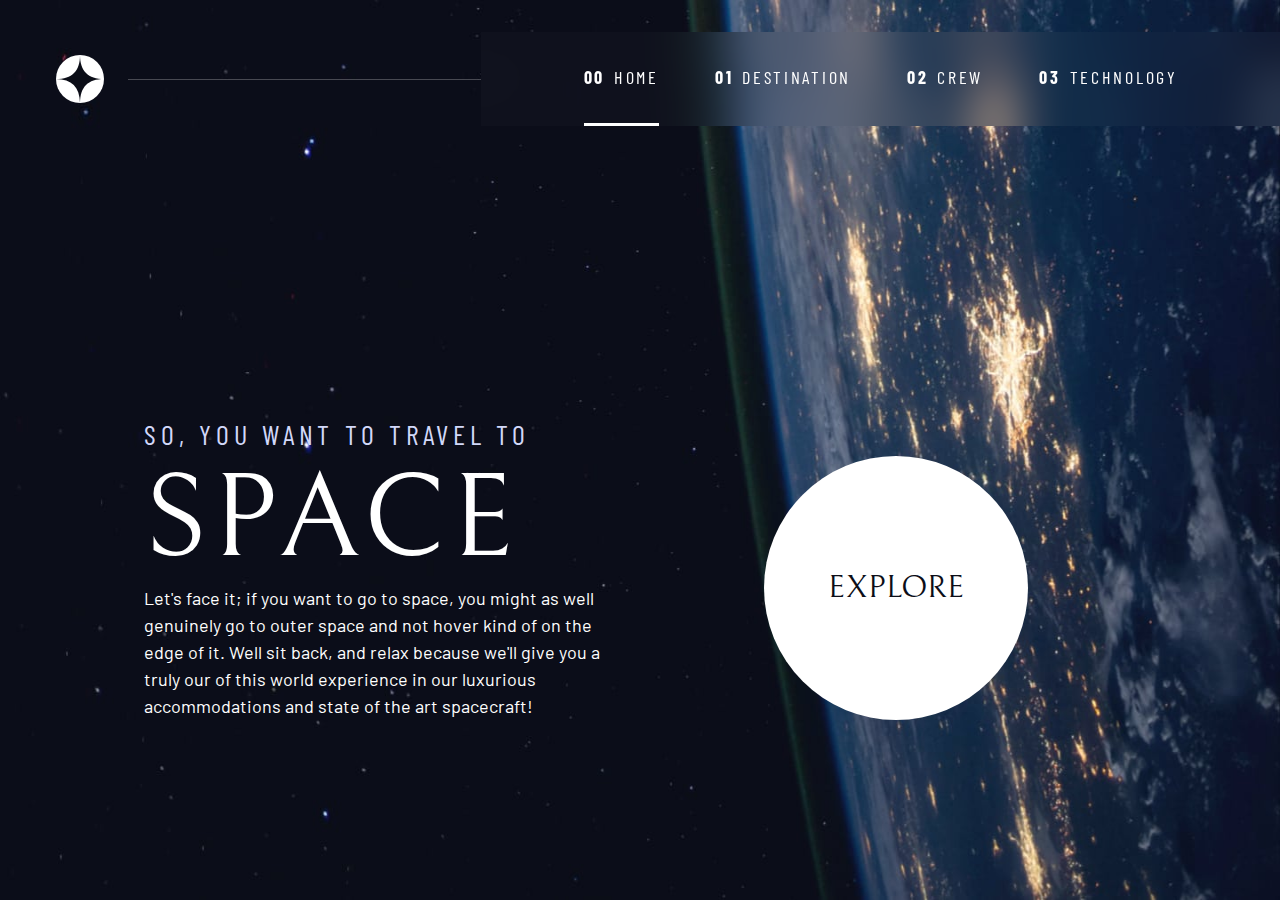
<file: index.html>
<!DOCTYPE html>
<html lang="en">
  <head>
    <meta charset="UTF-8">
    <meta name="viewport" content="width=device-width, initial-scale=1.0">
    <link rel="icon" type="image/png" sizes="32x32" href="./assets/favicon-32x32.png">
    <!-- Google Fonts -->
    <link rel="preconnect" href="https://fonts.googleapis.com">
    <link rel="preconnect" href="https://fonts.gstatic.com" crossorigin>
    <link href="https://fonts.googleapis.com/css2?family=Barlow+Condensed:wght@400;700&family=Barlow:wght@400;700&family=Bellefair&display=swap" rel="stylesheet">
    <!-- Custom CSS -->
    <link rel="stylesheet" href="./index.css">
    <title>Space Tourism Website</title>
    <!-- Custom Javascript -->
    <script type="module" src="navigation.js" defer></script>
    <script type="module" src="tabs.js" defer></script>
  </head>

  <body class="home">
    <a class="skip-to-content" href="#main">Skip to content</a>
    <header class="primary-header flex">
      <div>
        <img src="./assets/shared/logo.svg" alt="space tourism logo" class="logo">
      </div>
      <button class="mobile-nav-toggle" aria-controls="primary-navigation"><span class="sr-only" aria-expanded="false">Menu</span></button>
      <nav>
        <ul id="primary-navigation" data-visible="false" class="primary-navigation underline-indicators flex">
            <li class="active"><a class="ff-sans-cond uppercase text-white letter-spacing-2" href="index.html"><span aria-hidden="true">00</span>Home</a>
            <li><a class="ff-sans-cond uppercase text-white letter-spacing-2" href="destination.html"><span aria-hidden="true">01</span>Destination</a>
            <li><a class="ff-sans-cond uppercase text-white letter-spacing-2" href="crew.html"><span aria-hidden="true">02</span>Crew</a>
            <li><a class="ff-sans-cond uppercase text-white letter-spacing-2" href="technology.html"><span aria-hidden="true">03</span>Technology</a>
        </ul>
      </nav>
    </header>

    <main id="main" class="grid-container grid-container--home">
      <div>
        <h1 class="text-accent fs-500 ff-sans-cond uppercase letter-spacing-1">So, you want to  travel to<span class="d-block fs-900 ff-serif text-white">Space</span></h1>
        <p>Let's face it; if you want to go to space, you might as well genuinely go to outer space and not hover kind of on the edge of it. Well sit back, and relax because we'll give you a truly our of this world experience in our luxurious accommodations and state of the art spacecraft!</p>
      </div>
      <div>  
        <a href="destination.html" class="large-button uppercase ff-serif text-dark bg-white"> Explore </a>
      </div>
    </main>

  </body>
</html>
</file>
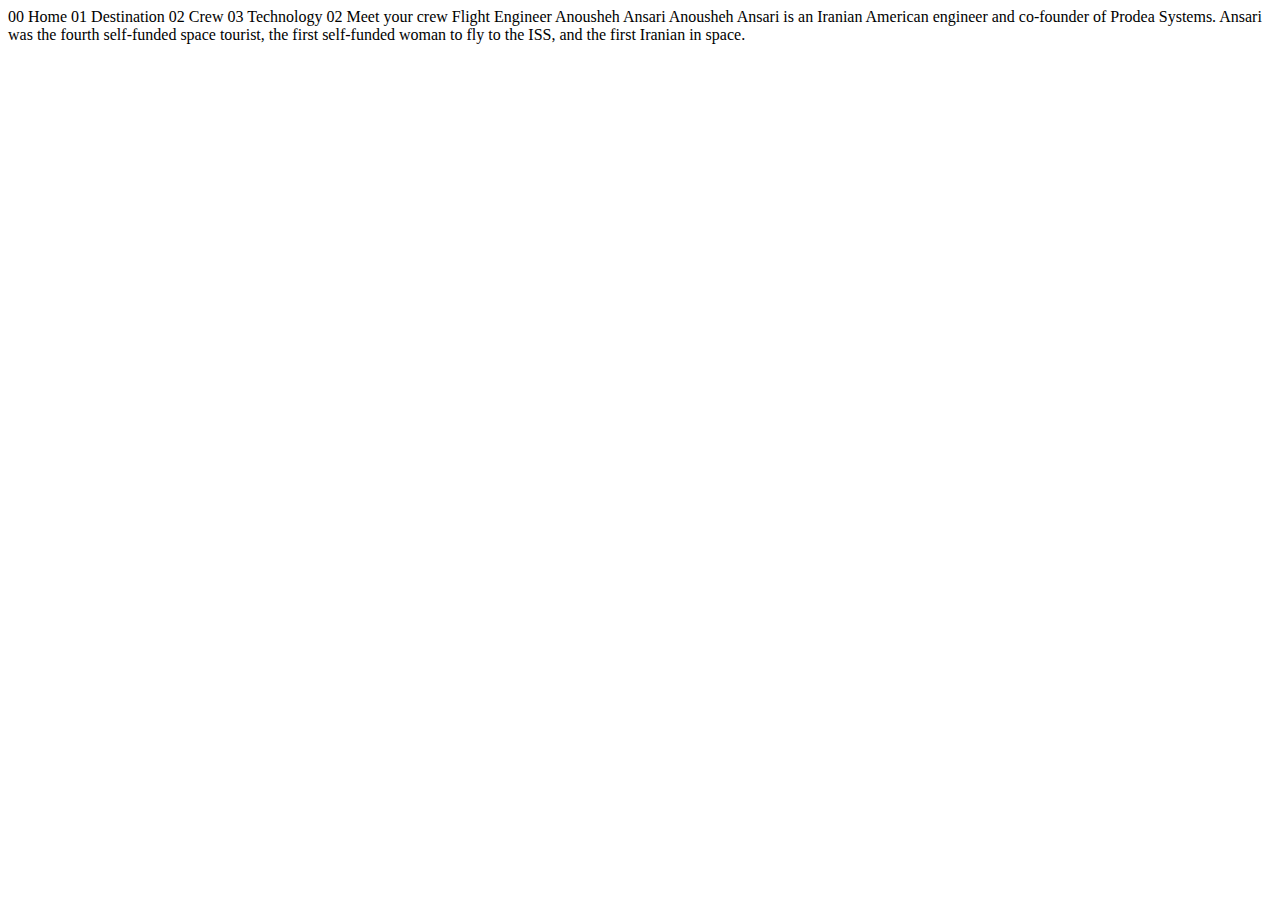
<file: crew-engineer.html>
<!DOCTYPE html>
<html lang="en">
<head>
  <meta charset="UTF-8">
  <meta name="viewport" content="width=device-width, initial-scale=1.0">

  <link rel="icon" type="image/png" sizes="32x32" href="./assets/favicon-32x32.png">
  
  <title>Space tourism website</title>
</head>
<body>

  00 Home
  01 Destination
  02 Crew
  03 Technology

  02 Meet your crew

  Flight Engineer
  Anousheh Ansari

  Anousheh Ansari is an Iranian American engineer and co-founder of Prodea Systems. 
  Ansari was the fourth self-funded space tourist, the first self-funded woman to 
  fly to the ISS, and the first Iranian in space. 
</body>
</html>
</file>
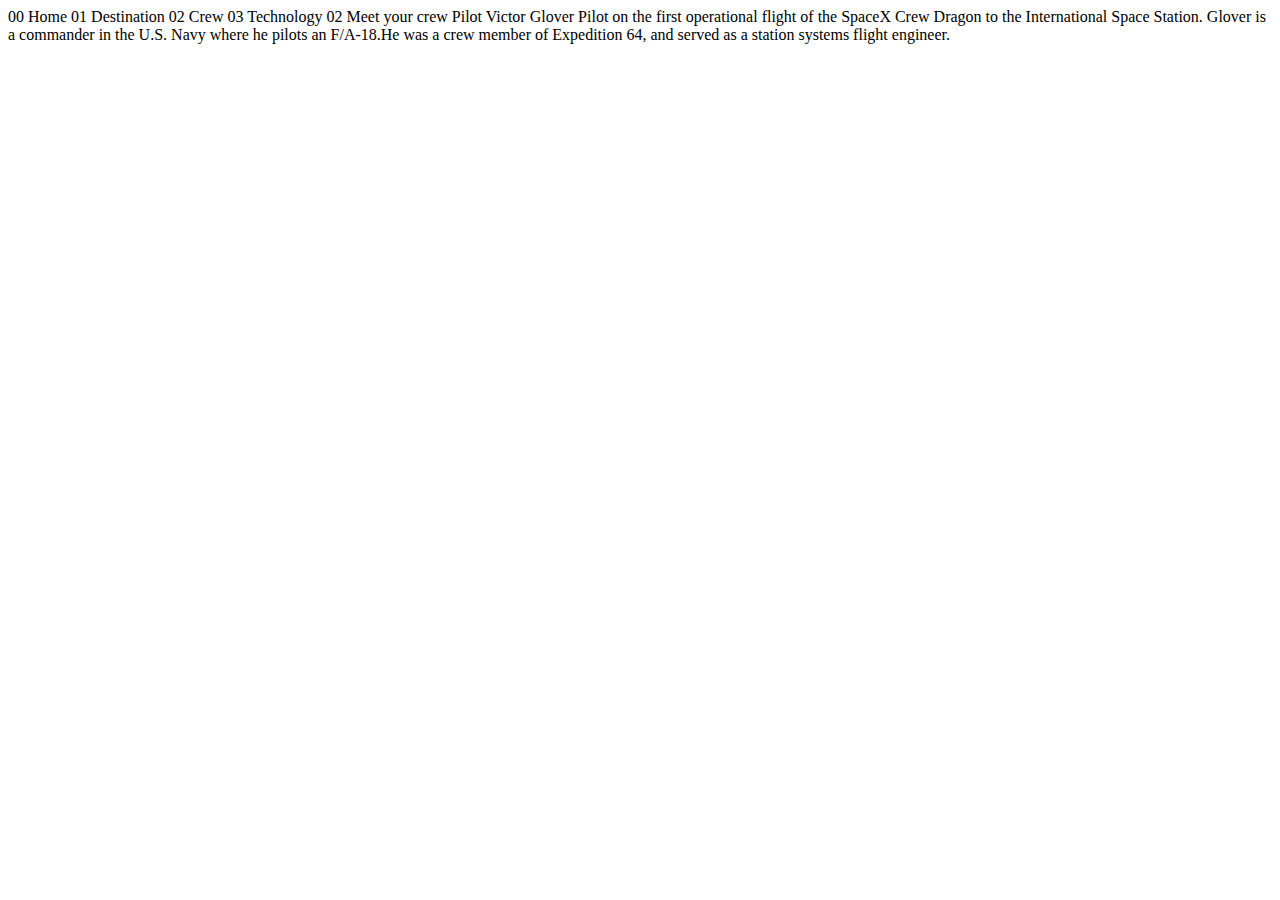
<file: crew-pilot.html>
<!DOCTYPE html>
<html lang="en">
<head>
  <meta charset="UTF-8">
  <meta name="viewport" content="width=device-width, initial-scale=1.0">

  <link rel="icon" type="image/png" sizes="32x32" href="./assets/favicon-32x32.png">
  
  <title>Space tourism website</title>
</head>
<body>

  00 Home
  01 Destination
  02 Crew
  03 Technology

  02 Meet your crew

  Pilot
  Victor Glover

  Pilot on the first operational flight of the SpaceX Crew Dragon to the 
  International Space Station. Glover is a commander in the U.S. Navy where 
  he pilots an F/A-18.He was a crew member of Expedition 64, and served as a 
  station systems flight engineer. 
</body>
</html>
</file>
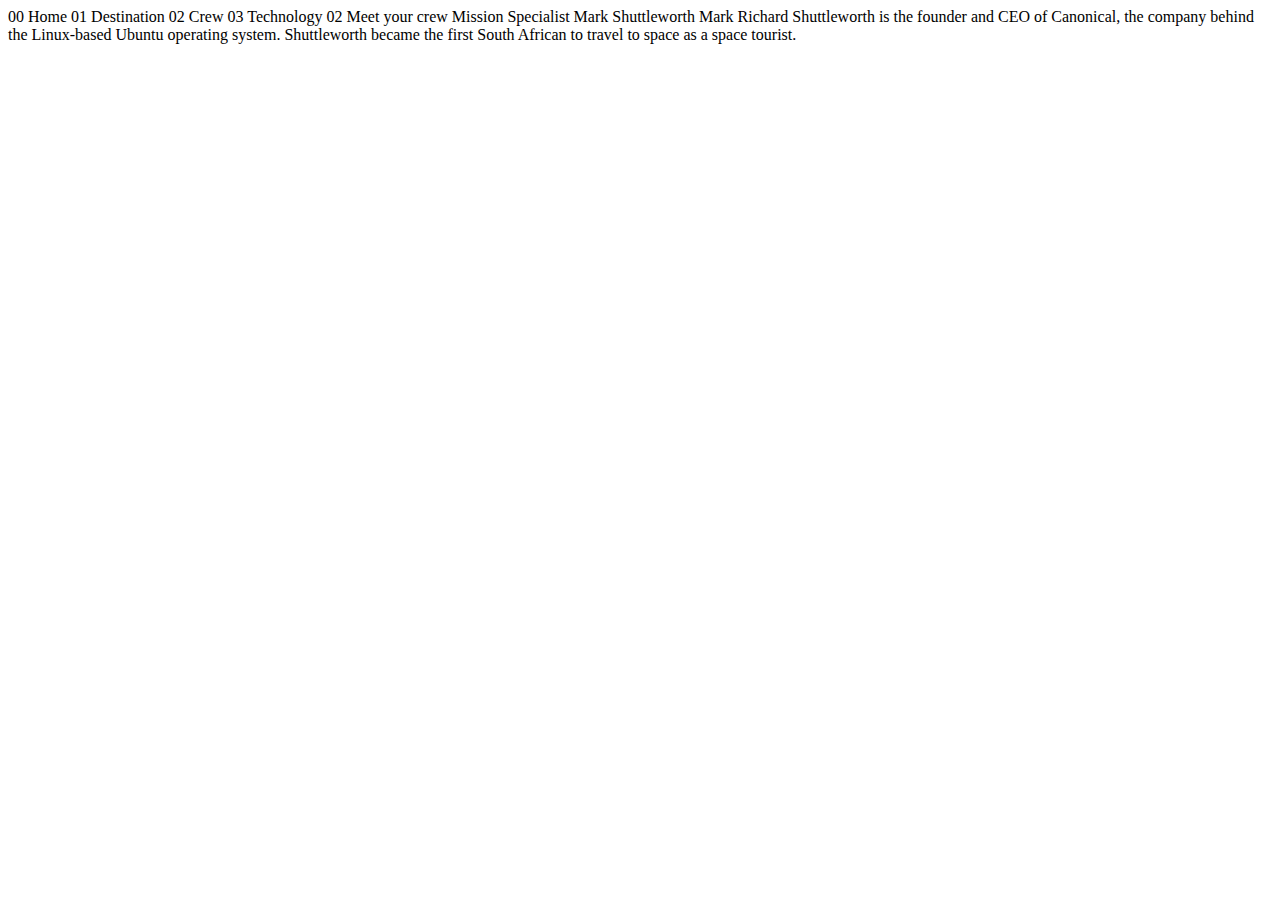
<file: crew-specialist.html>
<!DOCTYPE html>
<html lang="en">
<head>
  <meta charset="UTF-8">
  <meta name="viewport" content="width=device-width, initial-scale=1.0">

  <link rel="icon" type="image/png" sizes="32x32" href="./assets/favicon-32x32.png">
  
  <title>Space tourism website</title>
</head>
<body>

  00 Home
  01 Destination
  02 Crew
  03 Technology

  02 Meet your crew

  Mission Specialist
  Mark Shuttleworth

  Mark Richard Shuttleworth is the founder and CEO of Canonical, the company behind 
  the Linux-based Ubuntu operating system. Shuttleworth became the first South 
  African to travel to space as a space tourist.
</body>
</html>
</file>
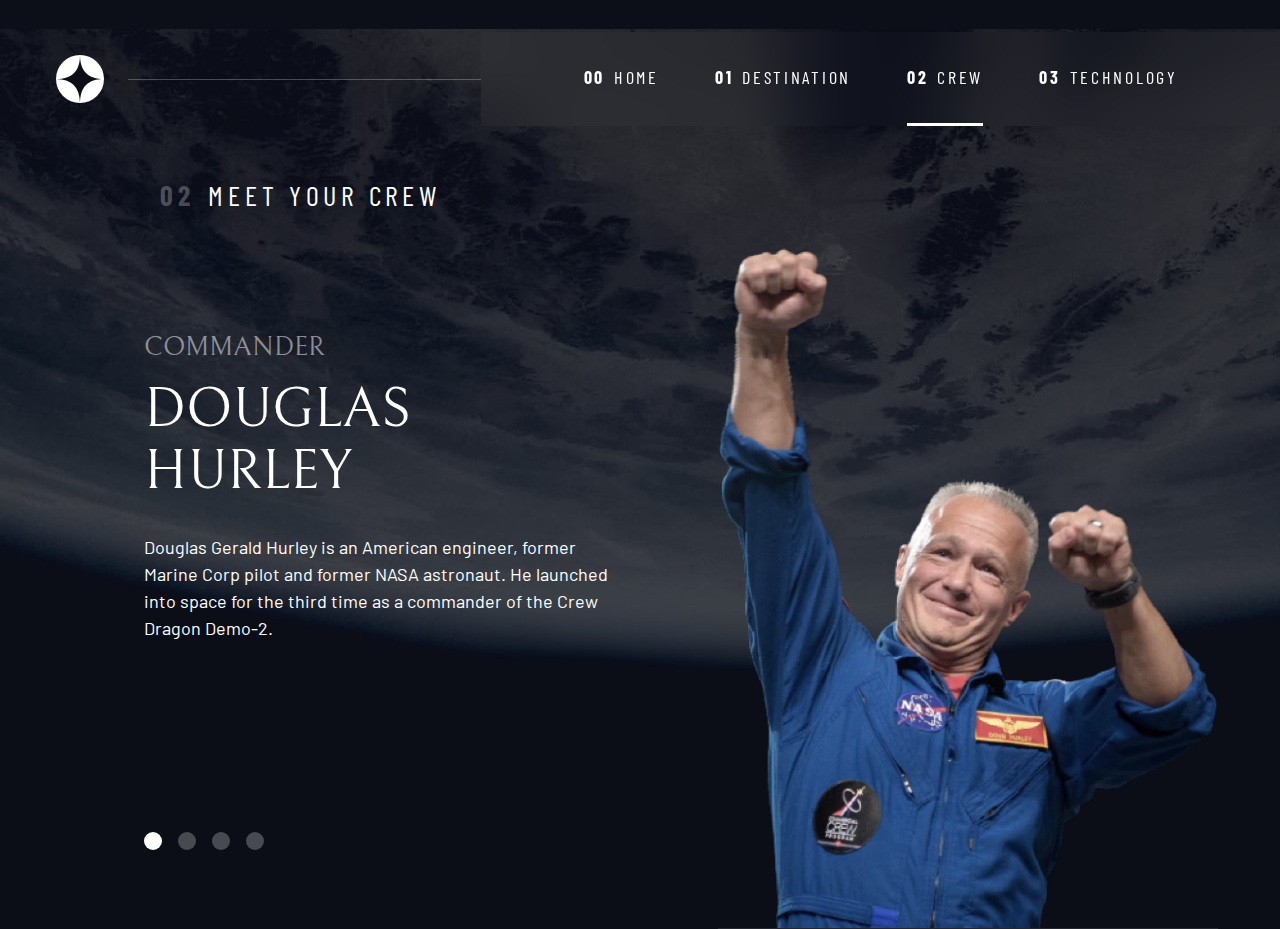
<file: crew.html>
<!DOCTYPE html>
<html lang="en">
  <head>
    <meta charset="UTF-8">
    <meta name="viewport" content="width=device-width, initial-scale=1.0">
    <link rel="icon" type="image/png" sizes="32x32" href="./assets/favicon-32x32.png">
    <!-- Google Fonts -->
    <link rel="preconnect" href="https://fonts.googleapis.com">
    <link rel="preconnect" href="https://fonts.gstatic.com" crossorigin>
    <link href="https://fonts.googleapis.com/css2?family=Barlow+Condensed:wght@400;700&family=Barlow:wght@400;700&family=Bellefair&display=swap" rel="stylesheet">
    <!-- Custom CSS -->
    <link rel="stylesheet" href="./index.css">
    <title>Space Tourism Website</title>
    <!-- Custom Javascript -->
    <script type="module" src="navigation.js" defer></script>
    <script type="module" src="tabs.js" defer></script>
  </head>

  <body class="crew">

    <a class="skip-to-content" href="#main">Skip to content</a>
    <header class="primary-header flex">
      <div>
        <img src="./assets/shared/logo.svg" alt="space tourism logo" class="logo">
      </div>

      <button class="mobile-nav-toggle" aria-controls="primary-navigation"><span class="sr-only" aria-expanded="false">Menu</span></button>

      <nav>
        <ul id="primary-navigation" data-visible="false" class="primary-navigation underline-indicators flex">
            <li><a class="ff-sans-cond uppercase text-white letter-spacing-2" href="index.html"><span aria-hidden="true">00</span>Home</a>
            <li><a class="ff-sans-cond uppercase text-white letter-spacing-2" href="destination.html"><span aria-hidden="true">01</span>Destination</a>
            <li class="active"><a class="ff-sans-cond uppercase text-white letter-spacing-2" href="crew.html"><span aria-hidden="true">02</span>Crew</a>
            <li><a class="ff-sans-cond uppercase text-white letter-spacing-2" href="technology.html"><span aria-hidden="true">03</span>Technology</a>
        </ul>
      </nav>
    </header>

    <main id="main" class="grid-container grid-container--crew flow">

      <h1 class="numbered-title"><span aria-hidden="true">02</span>Meet your crew</h1>

      <article class="crew-details flow" id="commander-tab" role="tabpanel" tabindex="0">
        <header class="flow flow--space-small">
          <h2 class="fs600 ff-serif uppercase">Commander</h2>
          <p class="fs-700 ff-serif uppercase">Douglas Hurley</p>
        </header>
          <p>Douglas Gerald Hurley is an American engineer, former Marine Corp pilot and former NASA astronaut.   He launched into space for the third time as a commander of the Crew Dragon Demo-2.</p>
      </article>
      <article hidden class="crew-details flow" id="mission-tab" role="tabpanel" tabindex="0">
        <header class="flow flow--space-small">
          <h2 class="fs600 ff-serif uppercase">Mission Specialist</h2>
          <p class="fs-700 ff-serif uppercase">Mark Shuttleworth</p>
      </header>
          <p>Mark Richard Shuttleworth is the founder and CEO of Canonical, the company behind 
            the Linux-based Ubuntu operating system. Shuttleworth became the first South 
            African to travel to space as a space tourist.</p>
      </article>
      <article hidden class="crew-details flow" id="pilot-tab" role="tabpanel" tabindex="0">
        <header class="flow flow--space-small">
          <h2 class="fs600 ff-serif uppercase">Pilot</h2>
          <p class="fs-700 ff-serif uppercase">Victor Glover</p>
        </header>
          <p>Pilot on the first operational flight of the SpaceX Crew Dragon to the 
            International Space Station. Glover is a commander in the U.S. Navy where 
            he pilots an F/A-18.He was a crew member of Expedition 64, and served as a 
            station systems flight engineer.</p>
      </article>
      <article hidden class="crew-details flow" id="crew-tab" role="tabpanel" tabindex="0">
        <header class="flow flow--space-small">
          <h2 class="fs600 ff-serif uppercase">Flight Engineer</h2>
          <p class="fs-700 ff-serif uppercase">Anousheh Ansari</p>
        </header>
          <p>Anousheh Ansari is an Iranian American engineer and co-founder of Prodea Systems. 
            Ansari was the fourth self-funded space tourist, the first self-funded woman to 
            fly to the ISS, and the first Iranian in space.</p>
      </article>

      <div class="dot-indicators flex" role="tablist" aria-label="crew-member-list">
        <button aria-selected="true" aria-controls="commander-tab" role="tab" data-image="commander-image" tabindex="0"><span class="sr-only">The Commander</span></button>
        <button aria-selected="false" aria-controls="mission-tab" role="tab" data-image="mission-image" tabindex="-1"><span class="sr-only">The Mission Specialist</span></button>
        <button aria-selected="false" aria-controls="pilot-tab" role="tab" data-image="pilot-image" tabindex="-1"><span class="sr-only">The Pilot</span></button> 
        <button aria-selected="false" aria-controls="crew-tab" role="tab" data-image="crew-image" tabindex="-1"><span class="sr-only">The Crew Engineer</span></button>   
      </div>
      
      <picture id="commander-image">
        <source srcset="assets/crew/image-douglas-hurley.webp" type="image/webp">
        <img src="./assets/crew/image-douglas-hurley.png" alt="Douglas Hurley">
      </picture>

      <picture hidden id="mission-image">
        <source srcset="assets/crew/image-mark-shuttleworth.webp" type="image/webp">
        <img src="./assets/crew/image-mark-shuttleworth.png" alt="Mark Shuttleworth">
      </picture>

      <picture hidden id="pilot-image">
        <source srcset="assets/crew/image-victor-glover.webp" type="image/webp">
        <img src="./assets/crew/image-victor-glover.png" alt="Victor Glover">
      </picture>

      <picture hidden id="crew-image">
        <source srcset="assets/crew/image-anousheh-ansari.webp" type="image/webp">
        <img src="./assets/crew/image-anousheh-ansari.png" alt="Anousheh Ansari">
      </picture>
      
    </main>

  </body>
</html>
</file>
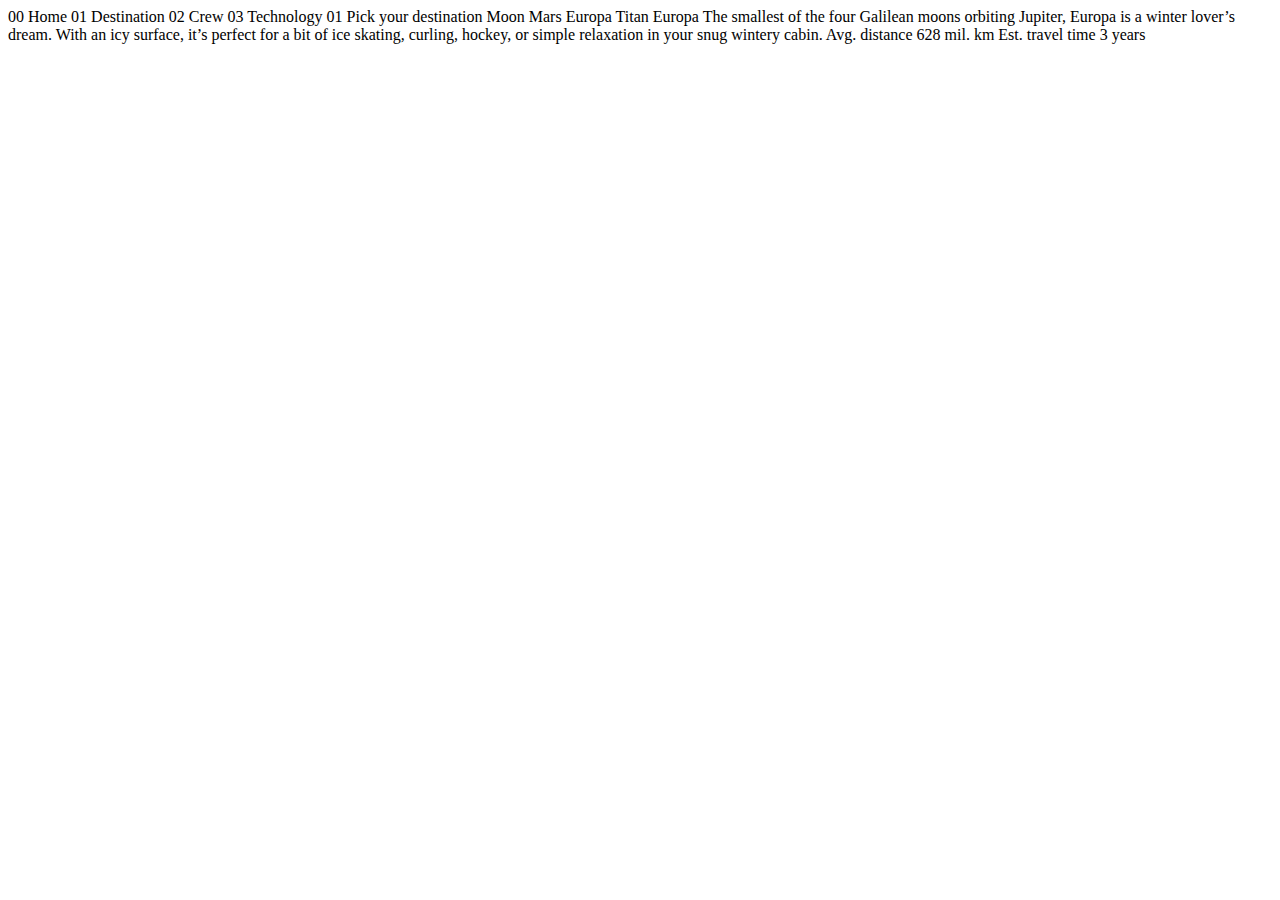
<file: destination-europa.html>
<!DOCTYPE html>
<html lang="en">
<head>
  <meta charset="UTF-8">
  <meta name="viewport" content="width=device-width, initial-scale=1.0">

  <link rel="icon" type="image/png" sizes="32x32" href="./assets/favicon-32x32.png">
  
  <title>Space tourism website</title>
</head>
<body>

  00 Home
  01 Destination
  02 Crew
  03 Technology

  01 Pick your destination

  Moon
  Mars
  Europa
  Titan

  Europa

  The smallest of the four Galilean moons orbiting Jupiter, Europa is a 
  winter lover’s dream. With an icy surface, it’s perfect for a bit of 
  ice skating, curling, hockey, or simple relaxation in your snug 
  wintery cabin.

  Avg. distance
  628 mil. km

  Est. travel time
  3 years
</body>
</html>
</file>
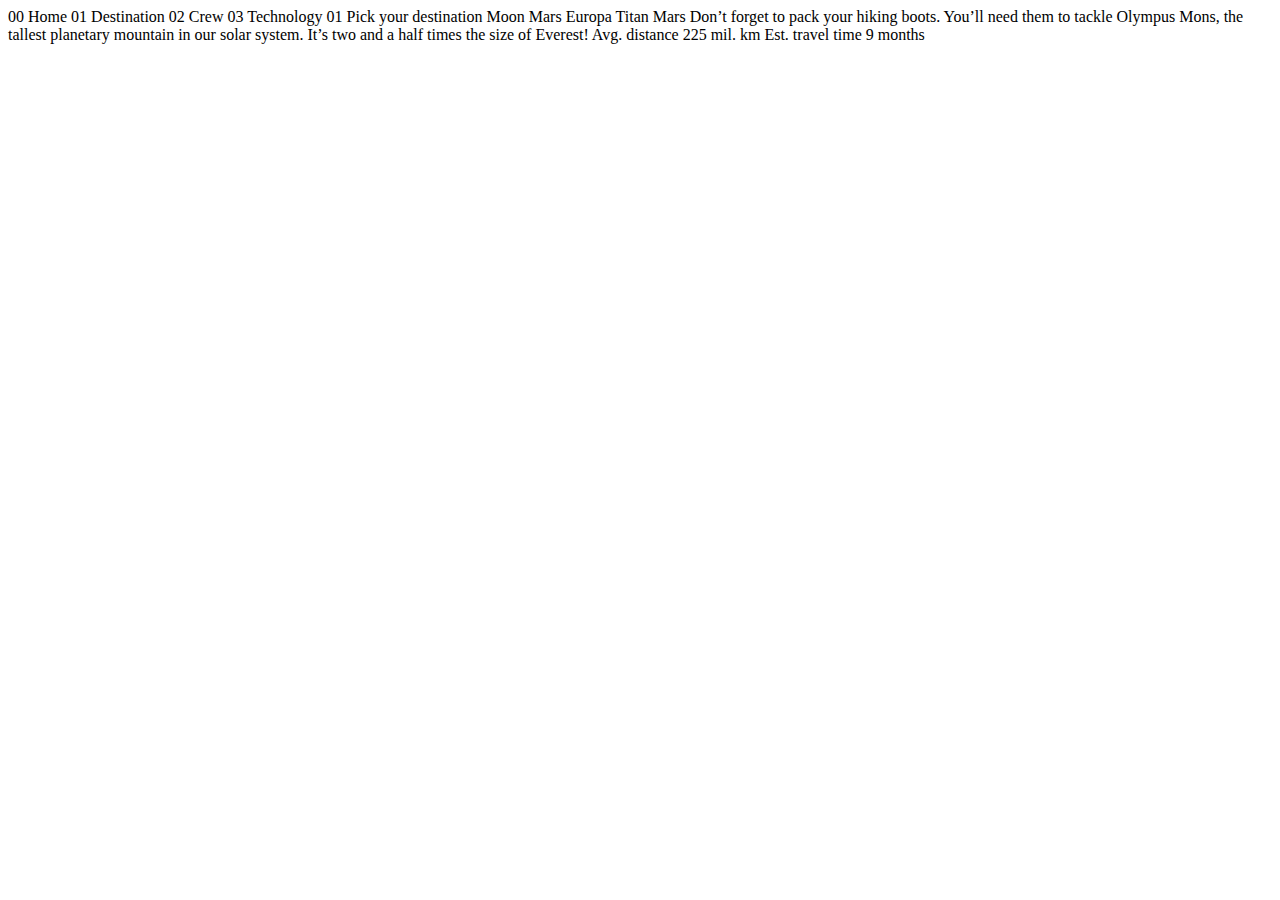
<file: destination-mars.html>
<!DOCTYPE html>
<html lang="en">
<head>
  <meta charset="UTF-8">
  <meta name="viewport" content="width=device-width, initial-scale=1.0">

  <link rel="icon" type="image/png" sizes="32x32" href="./assets/favicon-32x32.png">
  
  <title>Space tourism website</title>
</head>
<body>

  00 Home
  01 Destination
  02 Crew
  03 Technology

  01 Pick your destination

  Moon
  Mars
  Europa
  Titan

  Mars

  Don’t forget to pack your hiking boots. You’ll need them to tackle Olympus Mons, 
  the tallest planetary mountain in our solar system. It’s two and a half times 
  the size of Everest!

  Avg. distance
  225 mil. km

  Est. travel time
  9 months
</body>
</html>
</file>
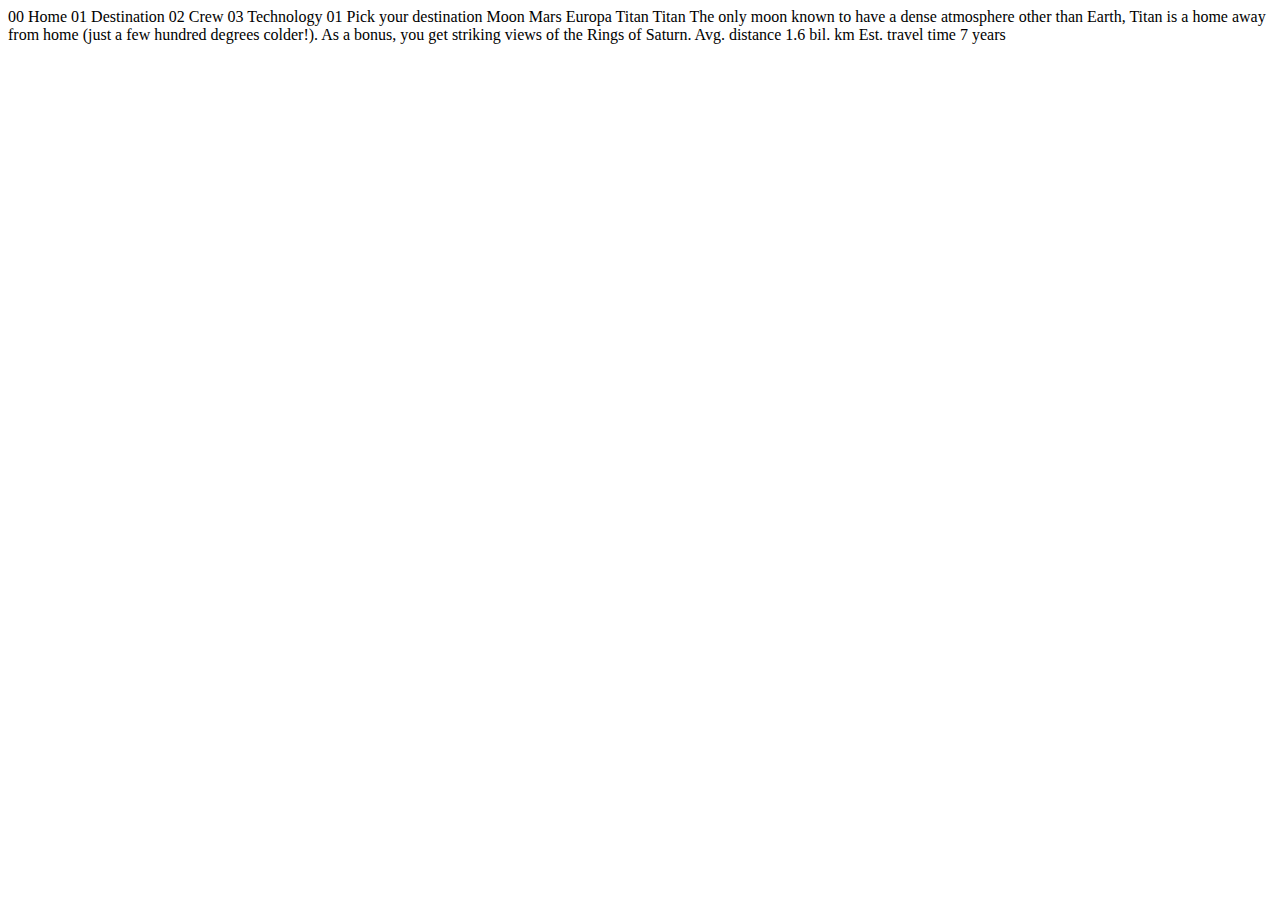
<file: destination-titan.html>
<!DOCTYPE html>
<html lang="en">
<head>
  <meta charset="UTF-8">
  <meta name="viewport" content="width=device-width, initial-scale=1.0">

  <link rel="icon" type="image/png" sizes="32x32" href="./assets/favicon-32x32.png">
  
  <title>Space tourism website</title>
</head>
<body>

  00 Home
  01 Destination
  02 Crew
  03 Technology

  01 Pick your destination

  Moon
  Mars
  Europa
  Titan

  Titan

  The only moon known to have a dense atmosphere other than Earth, Titan 
  is a home away from home (just a few hundred degrees colder!). As a 
  bonus, you get striking views of the Rings of Saturn.

  Avg. distance
  1.6 bil. km

  Est. travel time
  7 years
</body>
</html>
</file>
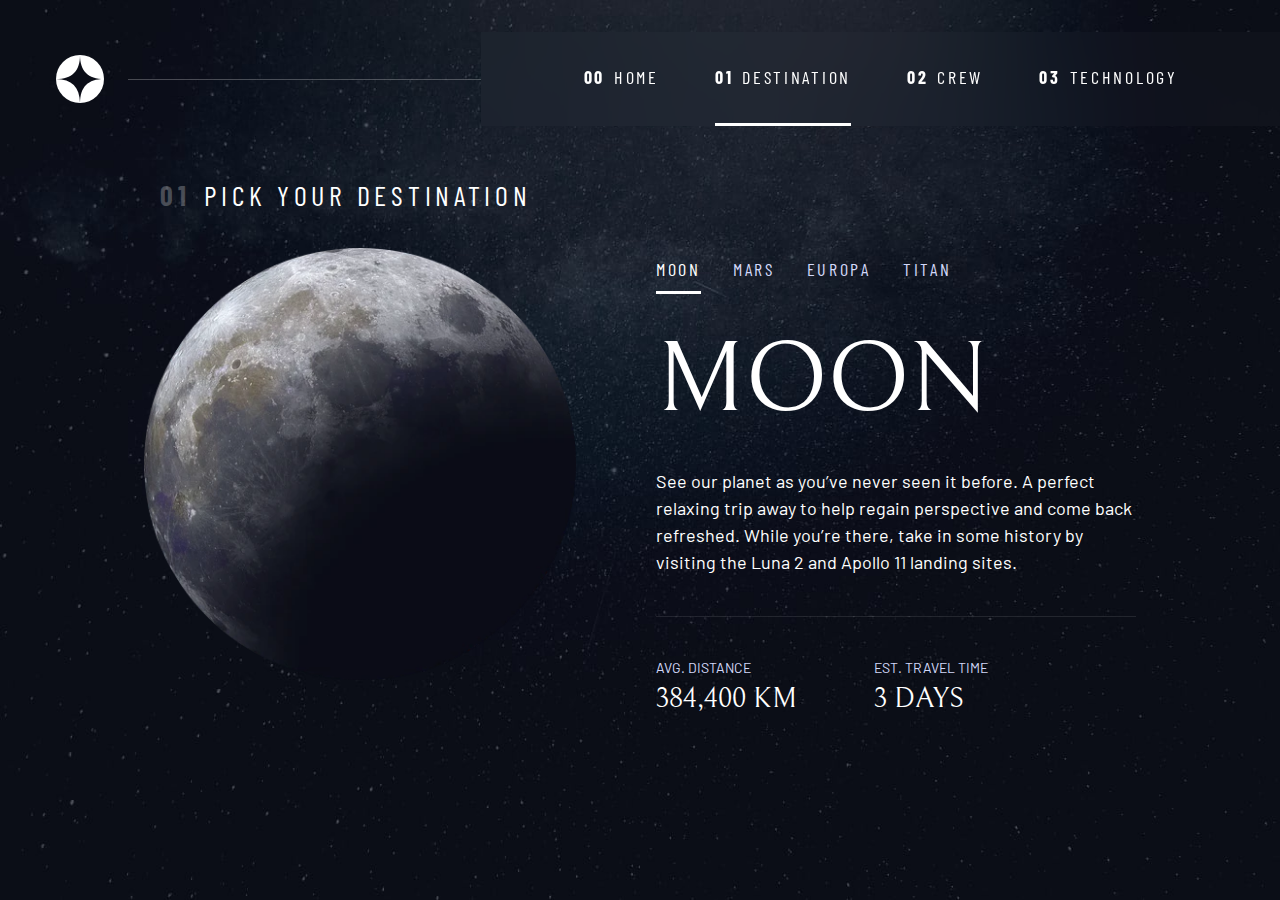
<file: destination.html>
<!DOCTYPE html>
<html lang="en">
  <head>
    <meta charset="UTF-8">
    <meta name="viewport" content="width=device-width, initial-scale=1.0">
    <link rel="icon" type="image/png" sizes="32x32" href="./assets/favicon-32x32.png">
    <!-- Google Fonts -->
    <link rel="preconnect" href="https://fonts.googleapis.com">
    <link rel="preconnect" href="https://fonts.gstatic.com" crossorigin>
    <link href="https://fonts.googleapis.com/css2?family=Barlow+Condensed:wght@400;700&family=Barlow:wght@400;700&family=Bellefair&display=swap" rel="stylesheet">
    <!-- Custom CSS -->
    <link rel="stylesheet" href="./index.css">
    <title>Space Tourism Website</title>
    <!-- Custom Javascript -->
    <script type="module" src="navigation.js" defer></script>
    <script type="module" src="tabs.js" defer></script>
  </head>

  <body class="destination">
    <a class="skip-to-content" href="#main">Skip to content</a>
    <header class="primary-header flex">
      <div>
        <img src="./assets/shared/logo.svg" alt="space tourism logo" class="logo">
      </div>
      <button class="mobile-nav-toggle" aria-controls="primary-navigation"><span class="sr-only" aria-expanded="false">Menu</span></button>
      <nav>
        <ul id="primary-navigation" data-visible="false" class="primary-navigation underline-indicators flex">
            <li><a class="ff-sans-cond uppercase text-white letter-spacing-2" href="index.html"><span aria-hidden="true">00</span>Home</a>
            <li class="active"><a class="ff-sans-cond uppercase text-white letter-spacing-2" href="destination.html"><span aria-hidden="true">01</span>Destination</a>
            <li><a class="ff-sans-cond uppercase text-white letter-spacing-2" href="crew.html"><span aria-hidden="true">02</span>Crew</a>
            <li><a class="ff-sans-cond uppercase text-white letter-spacing-2" href="technology.html"><span aria-hidden="true">03</span>Technology</a>
        </ul>
      </nav>
    </header>

    <main id="main" class="grid-container grid-container--destination flow">
      <h1 class="numbered-title"><span aria-hidden="true">01</span>Pick your destination</h1>

      <picture id="moon-image">
        <source srcset="assets/destination/image-moon.webp" type="image/webp">
        <img src="./assets/destination/image-moon.png" alt="the moon">
      </picture>
      <picture hidden id="mars-image">
        <source srcset="assets/destination/image-mars.webp" type="image/webp">
        <img src="./assets/destination/image-mars.png" alt="the planet mars">
      </picture>
      <picture hidden id="europa-image">
        <source srcset="assets/destination/image-europa.webp" type="image/webp">
        <img src="./assets/destination/image-europa.png" alt="the planet europa">
      </picture>
      <picture hidden id="titan-image">
        <source srcset="assets/destination/image-titan.webp" type="image/webp">
        <img src="./assets/destination/image-titan.png" alt="the planet titan">
      </picture>
      
      <div class="tab-list underline-indicators flex" role="tablist" aria-label="destination list">
        
        <button aria-selected="true" role="tab" aria-controls="moon-tab" class="uppercase ff-sans-cond text-accent letter-spacing-2" tabindex="0" data-image="moon-image">Moon</button>

        <button aria-selected="false" role="tab" aria-controls="mars-tab" class="uppercase ff-sans-cond text-accent letter-spacing-2" tabindex="-1" data-image="mars-image">Mars</button>

        <button aria-selected="false" role="tab" aria-controls="europa-tab" class="uppercase ff-sans-cond text-accent letter-spacing-2" tabindex="-1" data-image="europa-image">Europa</button>  

        <button aria-selected="false" role="tab" aria-controls="titan-tab" class="uppercase ff-sans-cond text-accent letter-spacing-2" tabindex="-1" data-image="titan-image">Titan</button>  

      </div>

      <!-- Moon -->
      <article class="destination-info flow" id="moon-tab" tabindex="0" role="tabpanel">

        <h2 class="fs-800 uppercase ff-serif">Moon</h2> 

        <p>See our planet as you’ve never seen it before. A perfect relaxing trip away to  help regain perspective and come back refreshed. While you’re there, take in  some history by visiting the Luna 2 and Apollo 11 landing sites.</p>

        <div class="destination-meta flex">
          <div>
            <h3 class="text-accent fs-200 uppercase">Avg. distance</h3>
            <p class="ff-serif uppercase">384,400 km</p>
          </div>
          <div>
            <h3 class="text-accent fs-200 uppercase">Est. travel time</h3>
            <p class="ff-serif uppercase">3 days</p>
          </div>
        </div>  

      </article>

      <!-- Mars -->
      <article hidden class="destination-info flow" id="mars-tab" tabindex="-1" role="tabpanel">

        <h2 class="fs-800 uppercase ff-serif">Mars</h2> 

        <p>Don’t forget to pack all of your adventure gear, especially your hiking boots. You’ll need them to tackle Olympus Mons, the tallest planetary mountain in our solar system. It’s two and a half times the size of Everest!</p>

        <div class="destination-meta flex">
          <div>
            <h3 class="text-accent fs-200 uppercase">Avg. distance</h3>
            <p class="ff-serif uppercase">225 mil. km</p>
          </div>
          <div>
            <h3 class="text-accent fs-200 uppercase">Est. travel time</h3>
            <p class="ff-serif uppercase">9 months</p>
          </div>
        </div>  

      </article>

      <!-- Europa -->
      <article hidden class="destination-info flow" id="europa-tab" tabindex="-1" role="tabpanel">

        <h2 class="fs-800 uppercase ff-serif">Europa</h2> 

        <p>The smallest of the four Galilean moons orbiting Jupiter, Europa is a 
          winter lover’s dream. With an icy surface, it’s perfect for a bit of 
          ice skating, curling, hockey, or simple relaxation in your snug 
          wintery cabin.</p>

        <div class="destination-meta flex">
          <div>
            <h3 class="text-accent fs-200 uppercase">Avg. distance</h3>
            <p class="ff-serif uppercase">628 mil. km</p>
          </div>
          <div>
            <h3 class="text-accent fs-200 uppercase">Est. travel time</h3>
            <p class="ff-serif uppercase">3 years</p>
          </div>
        </div>  

      </article>
      
      <!-- Titan -->
      <article hidden class="destination-info flow" id="titan-tab" tabindex="-1" role="tabpanel">

        <h2 class="fs-800 uppercase ff-serif">Titan</h2> 

        <p>The only moon known to have a dense atmosphere other than Earth, Titan 
          is a home away from home (just a few hundred degrees colder!). As a 
          bonus, you get striking views of the Rings of Saturn.</p>

        <div class="destination-meta flex">
          <div>
            <h3 class="text-accent fs-200 uppercase">Avg. distance</h3>
            <p class="ff-serif uppercase">1.6 bil. km</p>
          </div>
          <div>
            <h3 class="text-accent fs-200 uppercase">Est. travel time</h3>
            <p class="ff-serif uppercase">7 years</p>
          </div>
        </div>  

      </article>        
    </main>
  </body>
</html>
</file>
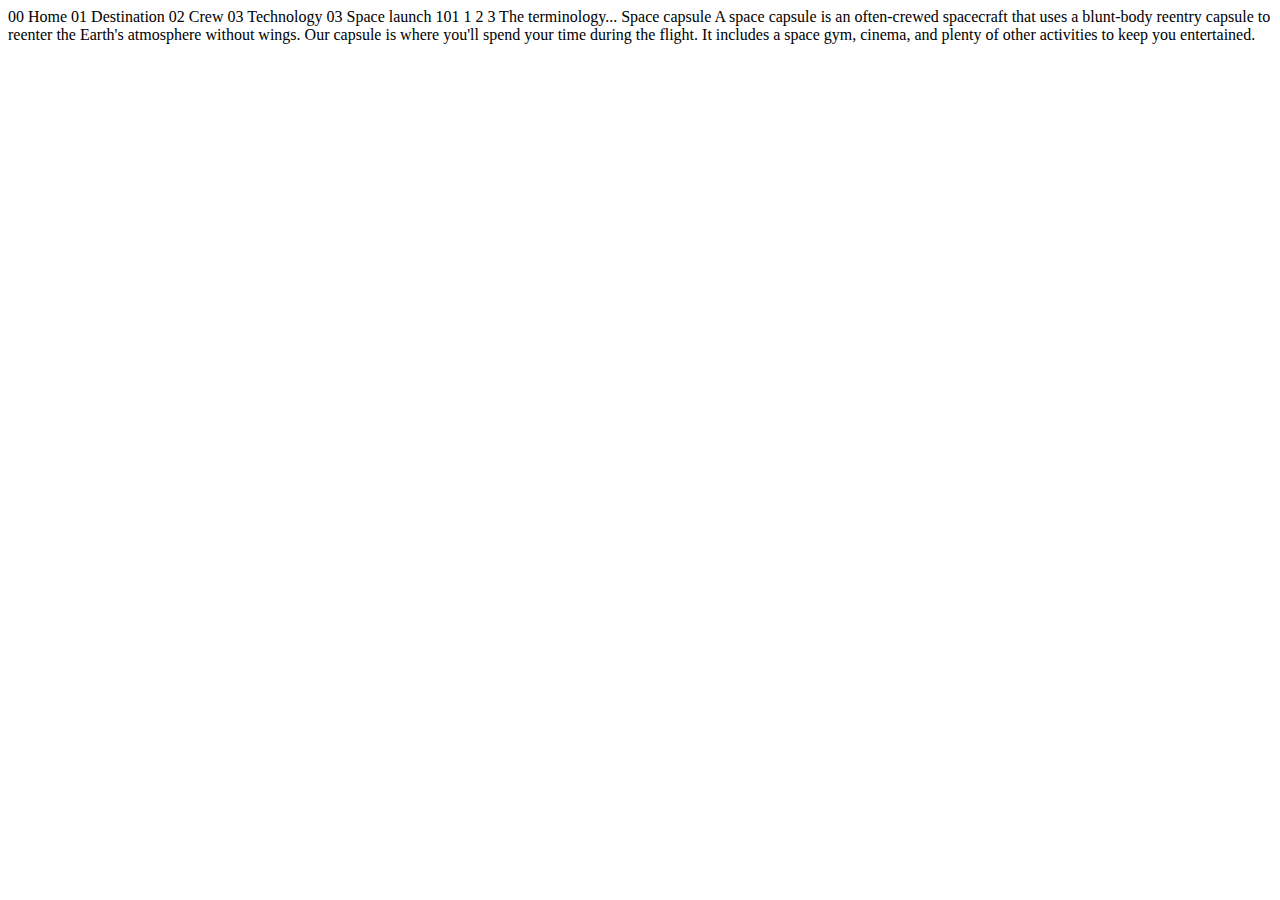
<file: technology-capsule.html>
<!DOCTYPE html>
<html lang="en">
<head>
  <meta charset="UTF-8">
  <meta name="viewport" content="width=device-width, initial-scale=1.0">

  <link rel="icon" type="image/png" sizes="32x32" href="./assets/favicon-32x32.png">
  
  <title>Space tourism website</title>
</head>
<body>

  00 Home
  01 Destination
  02 Crew
  03 Technology

  03 Space launch 101

  1
  2
  3

  The terminology...
  Space capsule

  A space capsule is an often-crewed spacecraft that uses a blunt-body reentry 
  capsule to reenter the Earth's atmosphere without wings. Our capsule is where 
  you'll spend your time during the flight. It includes a space gym, cinema, 
  and plenty of other activities to keep you entertained.
</body>
</html>
</file>
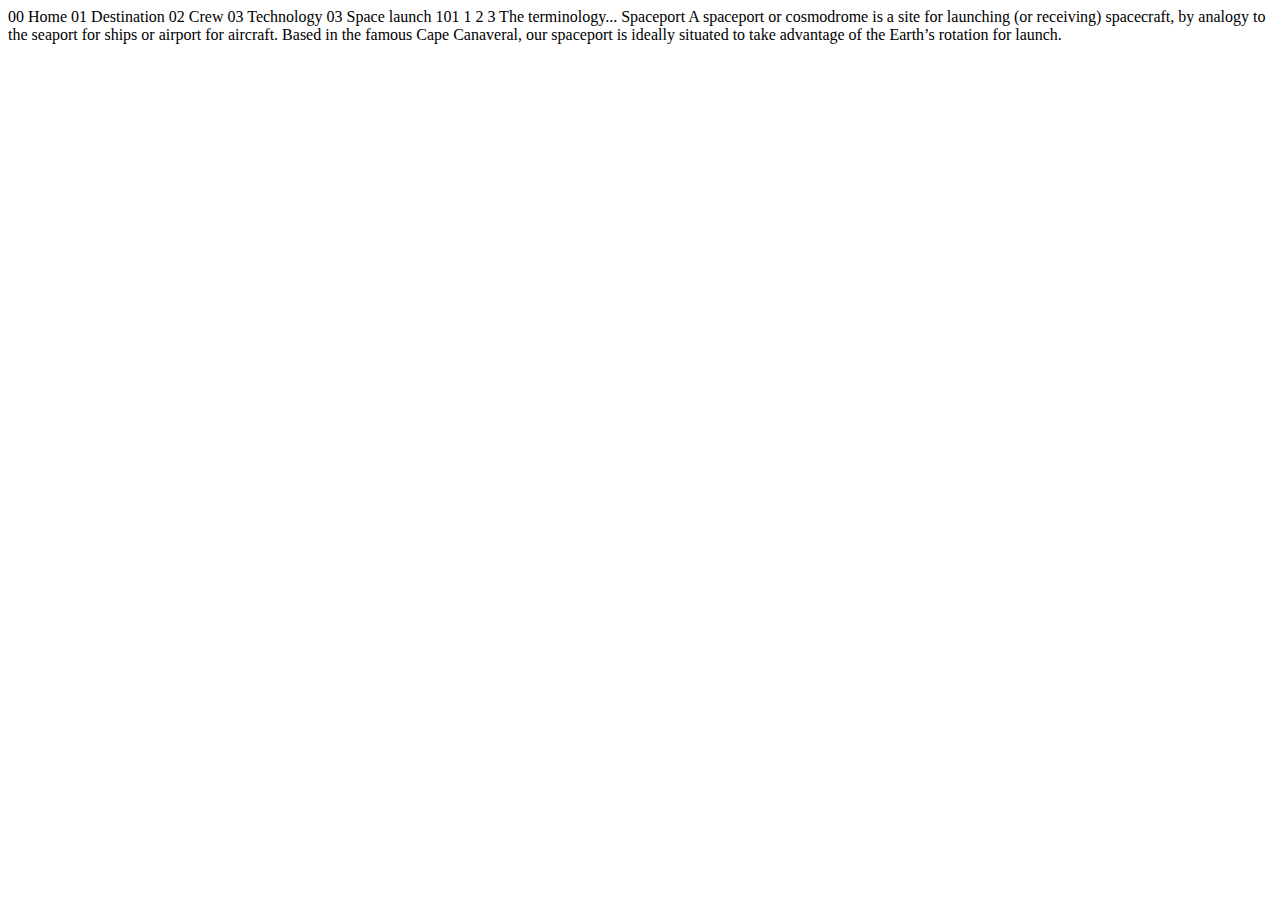
<file: technology-spaceport.html>
<!DOCTYPE html>
<html lang="en">
<head>
  <meta charset="UTF-8">
  <meta name="viewport" content="width=device-width, initial-scale=1.0">

  <link rel="icon" type="image/png" sizes="32x32" href="./assets/favicon-32x32.png">
  
  <title>Space tourism website</title>
</head>
<body>

  00 Home
  01 Destination
  02 Crew
  03 Technology

  03 Space launch 101

  1
  2
  3

  The terminology...
  Spaceport

  A spaceport or cosmodrome is a site for launching (or receiving) spacecraft, 
  by analogy to the seaport for ships or airport for aircraft. Based in the 
  famous Cape Canaveral, our spaceport is ideally situated to take advantage 
  of the Earth’s rotation for launch.
</body>
</html>
</file>
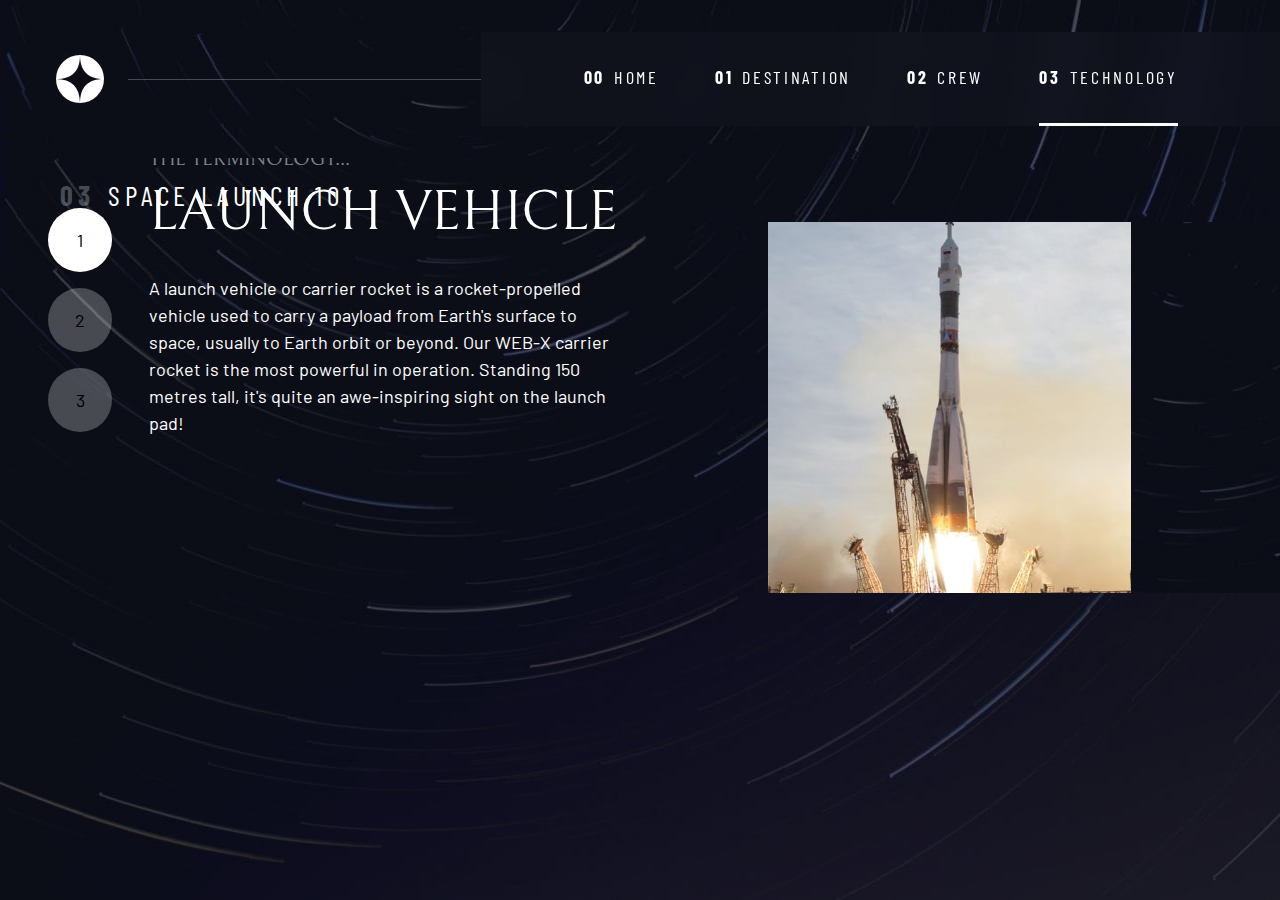
<file: technology.html>
<!DOCTYPE html>
<html lang="en">
  <head>
    <meta charset="UTF-8">
    <meta name="viewport" content="width=device-width, initial-scale=1.0">
    <link rel="icon" type="image/png" sizes="32x32" href="./assets/favicon-32x32.png">
    <!-- Google Fonts -->
    <link rel="preconnect" href="https://fonts.googleapis.com">
    <link rel="preconnect" href="https://fonts.gstatic.com" crossorigin>
    <link href="https://fonts.googleapis.com/css2?family=Barlow+Condensed:wght@400;700&family=Barlow:wght@400;700&family=Bellefair&display=swap" rel="stylesheet">
    <!-- Custom CSS -->
    <link rel="stylesheet" href="./index.css">
    <title>Space Tourism Website</title>
    <!-- Custom Javascript -->
    <script type="module" src="navigation.js" defer></script>
    <script type="module" src="tabs.js" defer></script>
  </head>
  
  <body class="technology">
      <a class="skip-to-content" href="#main">Skip to content</a>
      <header class="primary-header flex">
        <div>
          <img src="./assets/shared/logo.svg" alt="space tourism logo" class="logo">
        </div>
          <button class="mobile-nav-toggle" aria-controls="primary-navigation"><span class="sr-only"      aria-expanded="false">Menu</span></button>
        <nav>
          <ul id="primary-navigation" data-visible="false" class="primary-navigation underline-indicators flex">
            <li><a class="ff-sans-cond uppercase text-white letter-spacing-2" href="index.html"><span aria-hidden="true">00</span>Home</a>
            <li><a class="ff-sans-cond uppercase text-white letter-spacing-2" href="destination.html"><span aria-hidden="true">01</span>Destination</a>
            <li><a class="ff-sans-cond uppercase text-white letter-spacing-2" href="crew.html"><span aria-hidden="true">02</span>Crew</a>
            <li class="active"><a class="ff-sans-cond uppercase text-white letter-spacing-2" href="technology.html"><span aria-hidden="true">03</span>Technology</a>
          </ul>
        </nav>
      </header>
  
    <main id="main" class="grid-container grid-container--technology flow">
      <h1 class="numbered-title"><span aria-hidden="true">03</span>space launch 101</h1>

      <picture id="vehicle-image">
        <source media="(min-width: 45em)" srcset="./assets/technology/image-launch-vehicle-portrait.jpg"/>
        <img src="./assets/technology/image-launch-vehicle-landscape.jpg" srcset="./assets/technology/image-launch-vehicle-landscape.jpg, ./assets/technology/image-launch-vehicle-portrait.jpg" alt="">
      </picture>

      <picture hidden id="capsule-image">
        <source media="(min-width: 45em)" srcset="./assets/technology/image-space-capsule-portrait.jpg"/>
        <img src="./assets/technology/image-space-capsule-landscape.jpg" alt="space capsule">
      </picture>

      <picture hidden id="spaceport-image">
        <source media="(min-width: 45em)" srcset="./assets/technology/image-spaceport-portrait.jpg"/>
        <img src="./assets/technology/image-spaceport-landscape.jpg" alt="spaceport">
      </picture>
      
      <div class="circle-indicators flex" role="tablist" style="margin-bottom: 1vh; --flow-space: 2rem">
            <button aria-selected="true" aria-controls="launch-vehicle-tab" role="tab" data-image="vehicle-image" tabindex="0"><span class="sr-only"></span>1</button>
            <button aria-selected="false" aria-controls="space-capsule-tab" role="tab" data-image="capsule-image" tabindex="-1"><span class="sr-only"></span>2</button>
            <button aria-selected="false" aria-controls="spaceport-tab" role="tab" data-image="spaceport-image" tabindex="-1"><span class="sr-only"></span>3</button>   
      </div>

      <article class="technology-details flow" id="launch-vehicle-tab" role="tabpanel" tabindex="0">
        <header class="flow flow--space-small">
          <h2 class="fs-600 ff-serif uppercase">The terminology...</h2>
          <p class="fs-700 ff-serif uppercase">Launch vehicle</p>
        </header>
        <p>A launch vehicle or carrier rocket is a rocket-propelled vehicle used to carry a 
          payload from Earth's surface to space, usually to Earth orbit or beyond. Our 
          WEB-X carrier rocket is the most powerful in operation. Standing 150 metres tall, 
          it's quite an awe-inspiring sight on the launch pad!</p>       
      </article>

      <article hidden class="technology-details flow" id="space-capsule-tab" role="tabpanel" tabindex="-1">
        <header class="flow flow--space-small">
          <h2 class="fs-600 ff-serif uppercase">The terminology...</h2>
          <p class="fs-700 ff-serif uppercase">Space capsule</p>
        </header>
        <p>A space capsule is an often-crewed spacecraft that uses a blunt-body reentry 
          capsule to reenter the Earth's atmosphere without wings. Our capsule is where 
          you'll spend your time during the flight. It includes a space gym, cinema, 
          and plenty of other activities to keep you entertained.</p>       
      </article>

      <article hidden class="technology-details flow" id="spaceport-tab" role="tabpanel" tabindex="-1">
        <header class="flow flow--space-small">
          <h2 class="fs-600 ff-serif uppercase">The terminology...</h2>
          <p class="fs-700 ff-serif uppercase">Spaceport</p>
        </header>
        <p>A spaceport or cosmodrome is a site for launching (or receiving) spacecraft, 
          by analogy to the seaport for ships or airport for aircraft. Based in the 
          famous Cape Canaveral, our spaceport is ideally situated to take advantage 
          of the Earth’s rotation for launch.</p>       
      </article>
      

    </main>
  </body>
</html>
</file>
<file: index.css>
:root {
    --clr-dark:230 35% 7%;
    --clr-light: 231 77% 90%;
    --clr-white: 0 0% 100%;

    /* Font-sizes */
    --fs-900: clamp(5rem, 8vw + 1rem, 9.375rem);
    --fs-800: 3.5rem;
    --fs-700: 1.5rem;
    --fs-600: 1rem;
    --fs-500: 1rem;
    --fs-400: 0.9375rem;
    --fs-300: 1rem;
    --fs-200: 0.875rem;

    /* Font-families */
    --ff-serif: 'Bellefair', serif;
    --ff-sans-cond: 'Barlow Condensed', sans-serif;
    --ff-sans-normal: 'Barlow', sans-serif;
}

@media (min-width: 45em) {
    :root {
        /* Font-sizes */
        --fs-800: 5rem;
        --fs-700: 2.5rem;
        --fs-600: 1.5rem;
        --fs-500: 1.25rem;
        --fs-400: 1rem;
    }
}

@media (min-width: 55em) {
    :root {
            /* Font-sizes */
            --fs-800: 6.25rem;
            --fs-700: 3.5rem;
            --fs-600: 2rem;
            --fs-500: 1.75rem;
            --fs-400: 1.125rem;
    }
}

/* ================= */
/*        Reset      */
/* ================= */

/* https://piccalil.li/blog/a-modern-css-reset/ */

/* Box Sizing */

*,
*::before,
*::after {
    box-sizing: border-box;
}

/* Margin Reset */

body,
h1,
h2,
h3,
h4,
h5,
p,
figure,
picture {
    margin: 0;
}

h1,
h2,
h3,
h4,
h5,
h6,
p {
    font-weight: 400;
}

/* Body set up/reset */

body {
    font-family: var(--ff-sans-normal);
    font-size: var(--fs-400);
    color: hsl( var(--clr-white));
    background-color: hsl( var(--clr-dark));
    line-height: 1.5;
    min-height: 100vh;
    display: grid;
    grid-template-rows: min-content 1fr;
    overflow-x: hidden;
}

/* Make images easier to work with */

img:not([hidden]), picture:not([hidden]) {
    max-width: 100%;
    display: block;
}

/* Make form elements easier to work with */

input,
button,
textarea,
select {
    font: inherit;
}

/* Remove animations for people who've turned them off */

@media (prefers-reduced-motion: reduce) {
    *,
    *::before,
    *::after {
        animation-duration: 0.01ms !important;
        animation-iteration-count: 1 !important;
        transition-duration: 0.01ms !important;
        scroll-behavior: auto !important; 
    }
}

/* ================= */
/*  Utility classes  */
/* ================= */

.flex {
    display: flex;
    gap: var(--gap, 1rem);
}

.grid {
    display: grid;
    gap: var(--gap, 1rem);
}

.d-block { 
    display: block;
}

.flow > *:where(:not(:first-child)) {
    margin-top: var(--flow-space, 1 rem);
}

.flow--space-small {
    --flow-space: 0.75rem;
}

.container {
    padding-inline: 2em;
    margin-inline: auto;
    max-width: 80rem;    
}

.sr-only {
    position: absolute;
    width: 1px;
    height: 1px;
    padding: 0;
    margin: -1px;
    overflow: hidden;
    clip: rect(0, 0, 0, 0);
    white-space: nowrap; /* added line */
    border: 0;
}

.skip-to-content {
    position: absolute;
    z-index: 9999;
    background: hsl( var(--clr-white));
    color: hsl( var(--clr-dark));
    padding: 0.5em 1em;
    margin-inline: auto;
    transform: translateY(-100%);
    transition: transform 250ms ease-in;
}

.skip-to-content:focus {
    transform: translateY(0);
}

/* Colors */

.bg-dark { background-color: hsl( var(--clr-dark)); }
.bg-accent { background-color: hsl( var(--clr-light)); }
.bg-white { background-color: hsl( var(--clr-white)); }

.text-dark { color: hsl( var(--clr-dark)); }
.text-accent { color: hsl( var(--clr-light)); }
.text-white { color: hsl( var(--clr-white)); }

/* typography */

.ff-serif { font-family: var(--ff-serif); }
.ff-sans-cond { font-family: var(--ff-sans-cond); }
.ff-sans-normal { font-family: var(--ff-sans-normal); }

.letter-spacing-1 { letter-spacing: 4.75px; }
.letter-spacing-2 { letter-spacing: 2.70px; }
.letter-spacing-3 { letter-spacing: 2.35px; }

.uppercase { text-transform: uppercase; }

.fs-900 { font-size: var(--fs-900); }
.fs-800 { font-size: var(--fs-800); }
.fs-700 { font-size: var(--fs-700); }
.fs-600 { font-size: var(--fs-600); }
.fs-500 { font-size: var(--fs-500); }
.fs-400 { font-size: var(--fs-400); }
.fs-300 { font-size: var(--fs-300); }
.fs-200 { font-size: var(--fs-200); }

.fs-900,
.fs-800,
.fs-700,
.fs-600 {
    line-height: 1.1;
}

.numbered-title {
    font-family: var(--ff-sans-cond);
    font-size: var(--fs-500);
    text-transform: uppercase;
    letter-spacing: 4.72px;
}

.numbered-title span {
    margin-right: .5em;
    font-weight: 700;
    color: hsl( var(--clr-white) / .25);
}

/* ================= */
/*    Components     */
/* ================= */

.large-button {
    font-size: 2rem;
    position: relative;
    display: inline-grid;
    z-index: 1;
    place-items: center;
    padding: 0 2em;
    aspect-ratio: 1;
    border-radius: 50%;
    text-decoration: none;
}

.large-button::after {
    content: '';
    position: absolute;
    z-index: -1;
    width: 100%;
    height: 100%;
    background: hsl( var(--clr-white) / .15);
    border-radius: 50%;
    opacity: 0;
    transition: opacity 500ms linear, transform 750ms ease-in-out;
}

.large-button:hover::after,
.large-button:focus::after {
    opacity: 1;
    transform: scale(1.5);
}

/* primary-header */

.logo {
    margin: 1.5rem clamp(1.2rem, 5vw, 3.5rem);
}

.primary-header {
    justify-content: space-between;
    align-items: center;
}

.primary-navigation {
    --gap: clamp(1.2rem, 5vw, 3.5rem);
    --underline-gap: 2rem;
    list-style: none;
    padding: 0;
    margin: 0;
    background: hsl( var(--clr-dark) / 0.02);
    backdrop-filter: blur(1.5rem);
}

.primary-navigation a {
    text-decoration: none;
}

.primary-navigation a > span {
    font-weight: 700;
    margin-right: .5em;
}

/* Other browser support */
@supports (backdrop-filter: blur(1rem)) {
    .primary-navigation {
        background: hsl( var(--clr-white) / 0.02);
        backdrop-filter: blur(1.5rem);
    }
}

.mobile-nav-toggle {
    display: none;
}

@media (max-width: 35rem) {
    .primary-navigation {
        --underline-gap: .5rem;
        position: fixed;
        z-index: 1000;
        inset: 0 0 0 30%;
        list-style: none;
        padding: min(20rem, 15vh) 2rem;
        margin: 0;
        flex-direction: column;
        transform: translate(100%);
        transition: transform 500ms ease-in-out;
    }

    .primary-navigation[data-visible='true'] {
        transform: translate(0);
    }

    .mobile-nav-toggle {
        display: block;
        position: absolute;
        z-index: 2000;
        right: 1rem;
        top: 2rem;
        background: transparent;
        background-image: url(./assets/shared/icon-hamburger.svg);
        background-repeat: no-repeat;
        width: 2.0rem;
        height: 2.0rem;
        border: 0;
    }

    .mobile-nav-toggle[aria-expanded='true'] {
        background-image: url(./assets/shared/icon-close.svg);
    }

    .mobile-nav-toggle:focus-visible {
        outline: 5px solid white;
        outline-offset: 5px;
    }

    .primary-navigation.underline-indicators > .active {
        border: 0;
    }
}

@media (min-width: 35em) {
    .primary-navigation {
        padding-inline: clamp(3rem, 8vw, 7rem);
    }
}

@media (min-width: 35em) and (max-width: 55rem) {
    .primary-navigation a > span {
        display: none;
    }
}

@media (min-width: 45em) {
    .primary-header::after {
        content: '';
        display: block;
        position: relative;
        height: 1px;
        width: 100%;
        margin-right: -3rem;
        background: hsl( var(--clr-white) / .25);
        order: 1;
    }

    nav {
        order: 2;
    }

    .primary-navigation {
        margin-block: 2rem;
    }
}

.underline-indicators > * {
    cursor: pointer;
    padding: var(--underline-gap, 0.5rem) 0;
    border: 0;
    border-bottom: .2rem solid hsl( var(--clr-white) / 0 );
    background-color: transparent;
} 

.underline-indicators > *:hover,
.underline-indicators > *:focus {
    border-color: hsl( var(--clr-white) / .5);
}

.underline-indicators > .active, 
.underline-indicators > [aria-selected="true"] {
    color: hsl(var(--clr-white) / 1);
    border-color: hsl( var(--clr-white) / 1 );
}

.tab-list {
    --gap: 2rem;
}

.dot-indicators > * {
    cursor: pointer;
    aspect-ratio: 1;
    border: 0;
    border-radius: 50%;
    padding: .5em;
    background-color: hsl( var(--clr-white) / .25);
}

.dot-indicators > *:hover,
.dot-indicators > *:focus {
    background-color: hsl( var(--clr-white) / .5);
}

.dot-indicators > [aria-selected="true"] {
    background-color: hsl( var(--clr-white) / 1 );
}

.circle-indicators > * {
    cursor: pointer;
    aspect-ratio: 1;
    border: 0;
    height: 4rem;
    width: 4rem;
    border-radius: 50%;
    padding: .5em;
    background-color: hsl( var(--clr-white) / .25);
}

.circle-indicators > *:hover,
.circle-indicators > *:focus {
    background-color: hsl( var(--clr-white) / .5);
}

.circle-indicators > [aria-selected="true"] {
    background-color: hsl( var(--clr-white) / 1 );
}

body {
    background-size: 980px 100vh;
    background-repeat: no-repeat;
    background-position: bottom center;
}

/* ========================= */
/*      Background Image     */
/* ========================= */

.home {
    background-image: url(./assets/home/background-home-mobile.jpg);
}

@media (min-width: 35rem) {
    .home {
        background-image: url(./assets/home/background-home-tablet.jpg);
    }
}

@media (min-width: 45rem) {
    .home {
        background-size: 100vw 100vh;
        background-image: url(./assets/home/background-home-desktop.jpg);
    }
}

.destination {
    background-image: url(./assets/destination/background-destination-desktop.jpg);
}

@media (min-width: 35rem) {
    .destination {
        background-image: url(./assets/destination/background-destination-desktop.jpg);
    }
}

@media (min-width: 45rem) {
    .destination {
        background-size: 100vw 100vh;
        background-image: url(./assets/destination/background-destination-desktop.jpg);
    }
}

.crew {
    background-image: url(./assets/crew/background-crew-mobile.jpg);
}

@media (min-width: 35rem) {
    .crew {
        background-image: url(./assets/crew/background-crew-tablet.jpg);
    }
}

@media (min-width: 45rem) {
    .crew {
        background-size: 100vw 100vh;
        background-image: url(./assets/crew/background-crew-desktop.jpg);
    }
}

.technology {
    background-image: url(./assets/technology/background-technology-desktop.jpg);
}

@media (min-width: 35rem) {
    .technology {
        background-image: url(./assets/technology/background-technology-desktop.jpg);
    }
}

@media (min-width: 45rem) {
    .technology {
        background-size: 100vw 100vh;
        background-image: url(./assets/technology/background-technology-desktop.jpg);
    }
}

/* ============================= */
/*            Layout             */
/* ==============================*/

.grid-container {
    text-align: center;
    display: grid;
    place-items: center;
    /* padding-inline: 1rem; */
    padding-bottom: 3rem;
    overflow: hidden;
}

.grid-container p:not([class]) {
    max-width: 50ch;
}

.numbered-title {
    grid-area: title;
    padding-bottom: 0em;
}

/* ============================= */
/*      Destination Layout       */
/* ==============================*/

.grid-container--destination {
    --flow-space: 2rem;
    grid-template-areas:
        'title'
        'image'
        'tabs'
        'content';
}

.grid-container--destination > picture {
    grid-area: image;
    max-width: 60%;
    align-self: start;
}

.grid-container--destination > .tab-list {
    grid-area: tabs;
}

.grid-container--destination > .destination-info {
    grid-area: content;
}

.destination-meta {
    flex-direction: column;
    border-top: 1px solid hsl( var(--clr-white) / .1);
    padding-top: 2.5rem;
    margin-top: 2.5rem;
}

.destination-meta p {
    font-size: 1.75rem;
}

/* ============================= */
/*          Crew Layout          */
/* ==============================*/

.grid-container--crew {
    --flow-space: 2rem;
    grid-template-areas:
        'title'
        'image'
        'tabs'
        'content';
}

.grid-container--crew > picture {
    grid-area: image;
    max-width: 60%;
    border-bottom: 1px solid hsl( var(--clr-white) / .1);
}

.grid-container--crew > .dot-indicators {
    grid-area: tabs;
}

.grid-container--crew > .crew-details {
    grid-area: content;
} 

.crew-details h2 {
    color: hsl( var(--clr-white) / .5);
}

/* ============================= */
/*      Technology Layout        */
/* ==============================*/

.grid-container--technology {
    --flow-space:2rem;
    grid-template-areas:
        'title'
        'image'
        'tabs'
        'content';
}

.grid-container--technology > picture {
    /* background-image: url("./assets/technology/background-technology-mobile.jpg"); */
    background-size: cover;
    width: 100%;
    align-self: start;
    margin-top: 0em;
}

.grid-container--technology > .circle-indicators {
    grid-area: tabs;
    margin-top: -13em;
}

.grid-container--technology > .technology-details {
    grid-area: content;
    margin-top: -10em;
}

.technology-details h2 {
    color: hsl( var(--clr-white) / .5);
    text-align: center;
}

.destination-meta {
    flex-direction: column;
    border-top: 1px solid hsl( var(--clr-white) / .1);
    padding-top: 2.5rem;
    margin-top: 2.5rem;
}

.destination-meta p {
    font-size: 1.75rem;
}

@media (min-width: 35em) {
    .numbered-title {
        justify-self: start;
        margin-top: 1rem;
        margin-left: 1rem;
        margin-bottom: 0rem;
    }
    .destination-meta {
        flex-direction: row;
        justify-content: space-evenly;
    }
    .grid-container--crew {
        padding-bottom: 0;
        --flow-space: 2rem;
        grid-template-areas:
            'title'
            'content'
            'tabs'
            'image';
    }
    .grid-container--technology {
        padding-bottom: 0;
        --flow-space: 2rem;
        grid-template-areas:
            'title'
            'content'
            'tabs'
            'content';
    }
    .technology-details h2 {
        color: hsl( var(--clr-white) / .5);
        text-align: center;
    }
    .grid-container--technology > picture {
        background-image: url("./assets/technology/background-technology-tablet.jpg");
        background-size: cover;
        width: 100%;
        height: 250px;
        align-self: start;
    }
    .grid-container--technology img {
        height: 100%;
    }
    .grid-container--technology > .circle-indicators {
        grid-area: tabs;
        margin-top: -17em;
    }
    
    .grid-container--technology > .technology-details {
        grid-area: content;
        margin-top: -13em;
    }
    
}

@media (min-width: 45em) {
    /* home */
    .grid-container {
        text-align: left;
        column-gap: var(--container-gap, 2rem);
        grid-template-columns: minmax(1rem, 1fr) repeat(2, minmax(0, 30rem)) minmax(1rem, 1fr);
    }
    .grid-container--home {
        padding-bottom: max(6rem, 20vh);
        align-items: end;
    }
    .grid-container--home > *:first-child {
        grid-column: 2;
    }    
    .grid-container--home > *:last-child { 
        grid-column: 3;
    }
    /* destination */
    .grid-container--destination {
        justify-items: start;
        align-content: start;
        grid-template-areas:
            '. title title .'
            '. image tabs .'
            '. image content .';
    }
    .grid-container--destination > picture,
    .grid-container--crew > picture {
        max-width: 90%;
    }
    .destination-meta {
        --gap: min(6vw, 6rem);
        justify-content: start;
    } 
    /* crew */
    .grid-container--crew {
        padding-bottom: 0;
        grid-template-areas:
            '. title title .'
            '. content image .'
            '. tabs image .';
    }
    .grid-container--crew > .dot-indicators {
        justify-self: start;
        overflow: hidden;
    }
    .grid-container--crew > picture {
        grid-column: span 2;
        align-self: end;
        max-width: 80%;
    }
    /* technology */
    .grid-container--technology {
        /* use display flex */
        
        justify-items: start;
        align-content: start;
        grid-template-areas:
        '. title title .'
        'tabs content.image';
        position: relative;
    }
    .grid-container--technology > picture {
        grid-column: span 2;
        align-self: end;
        max-width: 50%;
        height: 50%;
        position: absolute;
        overflow: auto;
        right: -8rem;
        top: 4rem;
    }
    .grid-container--technology > .circle-indicators {
        grid-area: tabs;
        overflow: auto;
        flex-flow: column;
        justify-self: right;
        padding-top: 4rem;
        margin-top: -4em;
    }
    .grid-container--technology > .technology-details {
        justify-self: start;
        overflow: auto;
        text-align: left;
        margin-left: .3rem;
        margin-top: -22em;
    }
    .technology-details h2 {
        color: hsl( var(--clr-white) / .5);
        text-align: left;
        font-size: 20.25px;
        margin-top: 16em;
    }
    .grid-container--technology > .numbered-title  {
        margin-left: -3em;
    }
}
</file>
